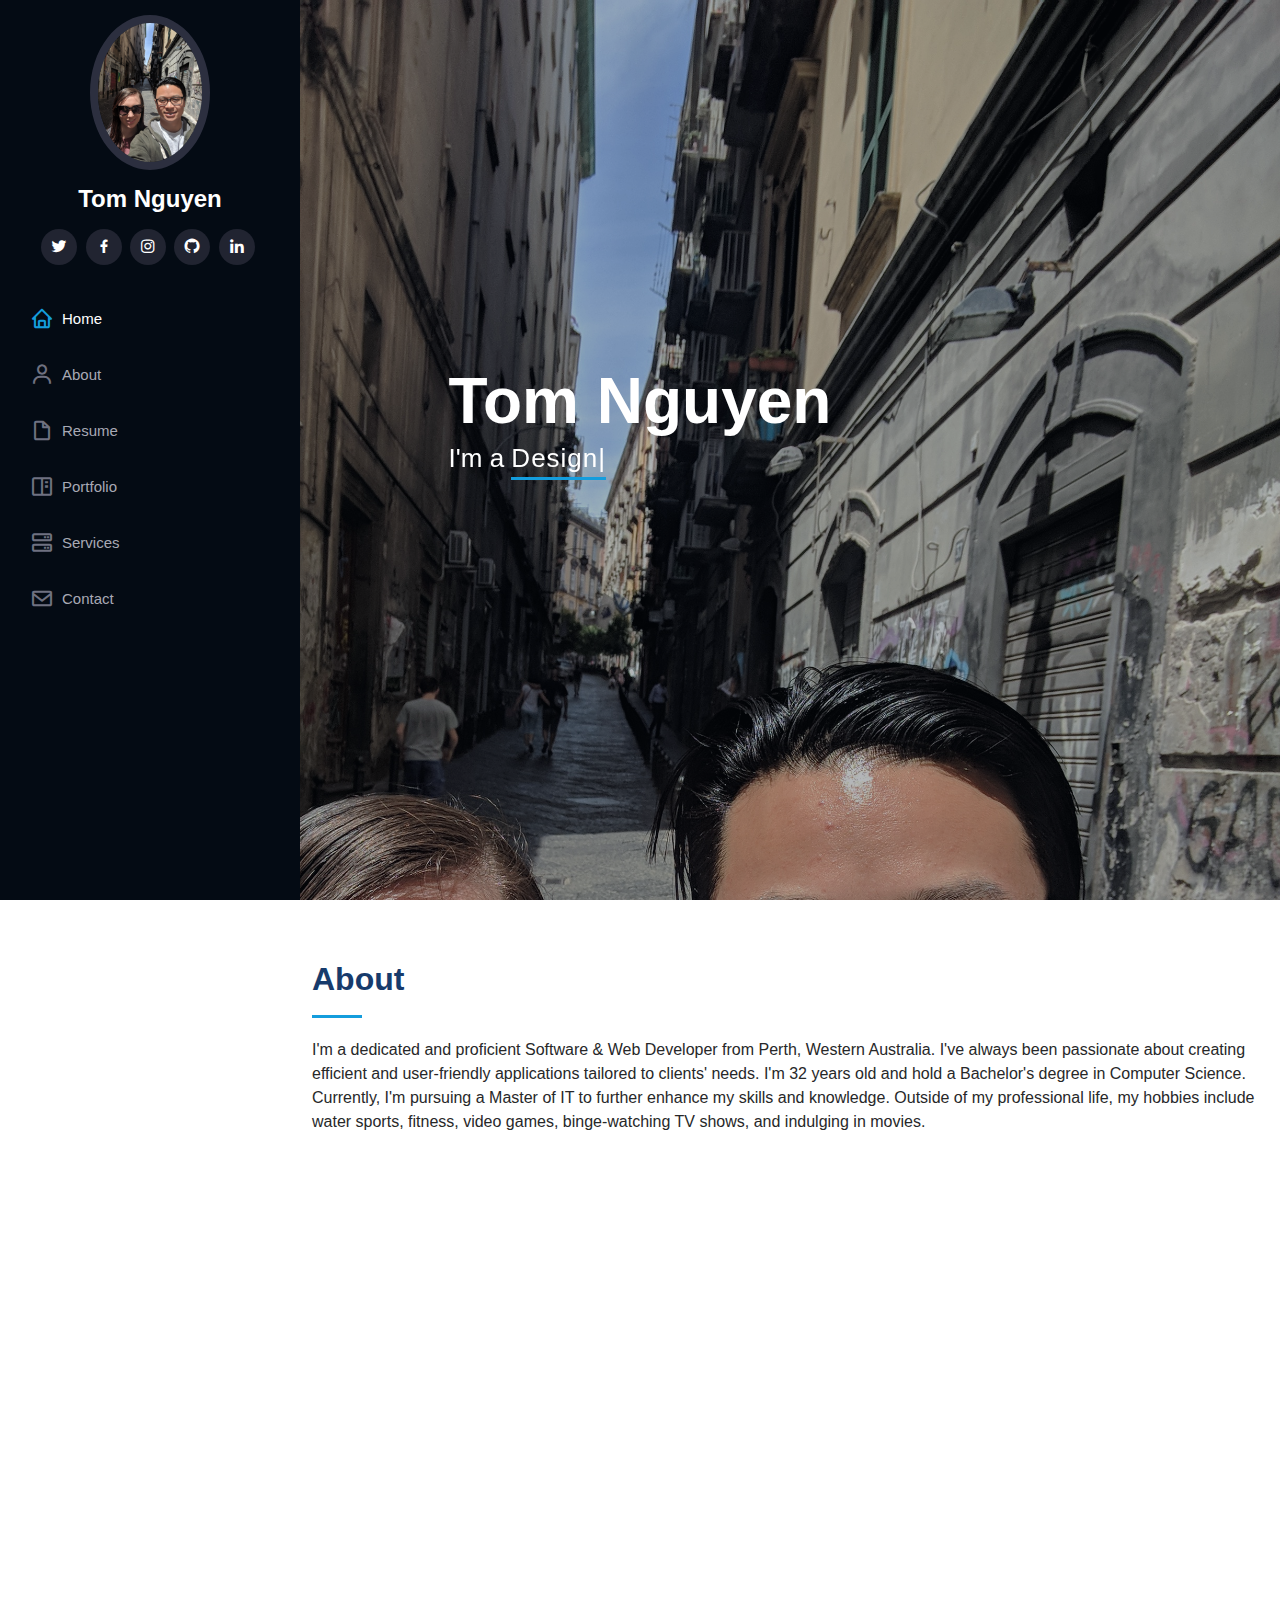
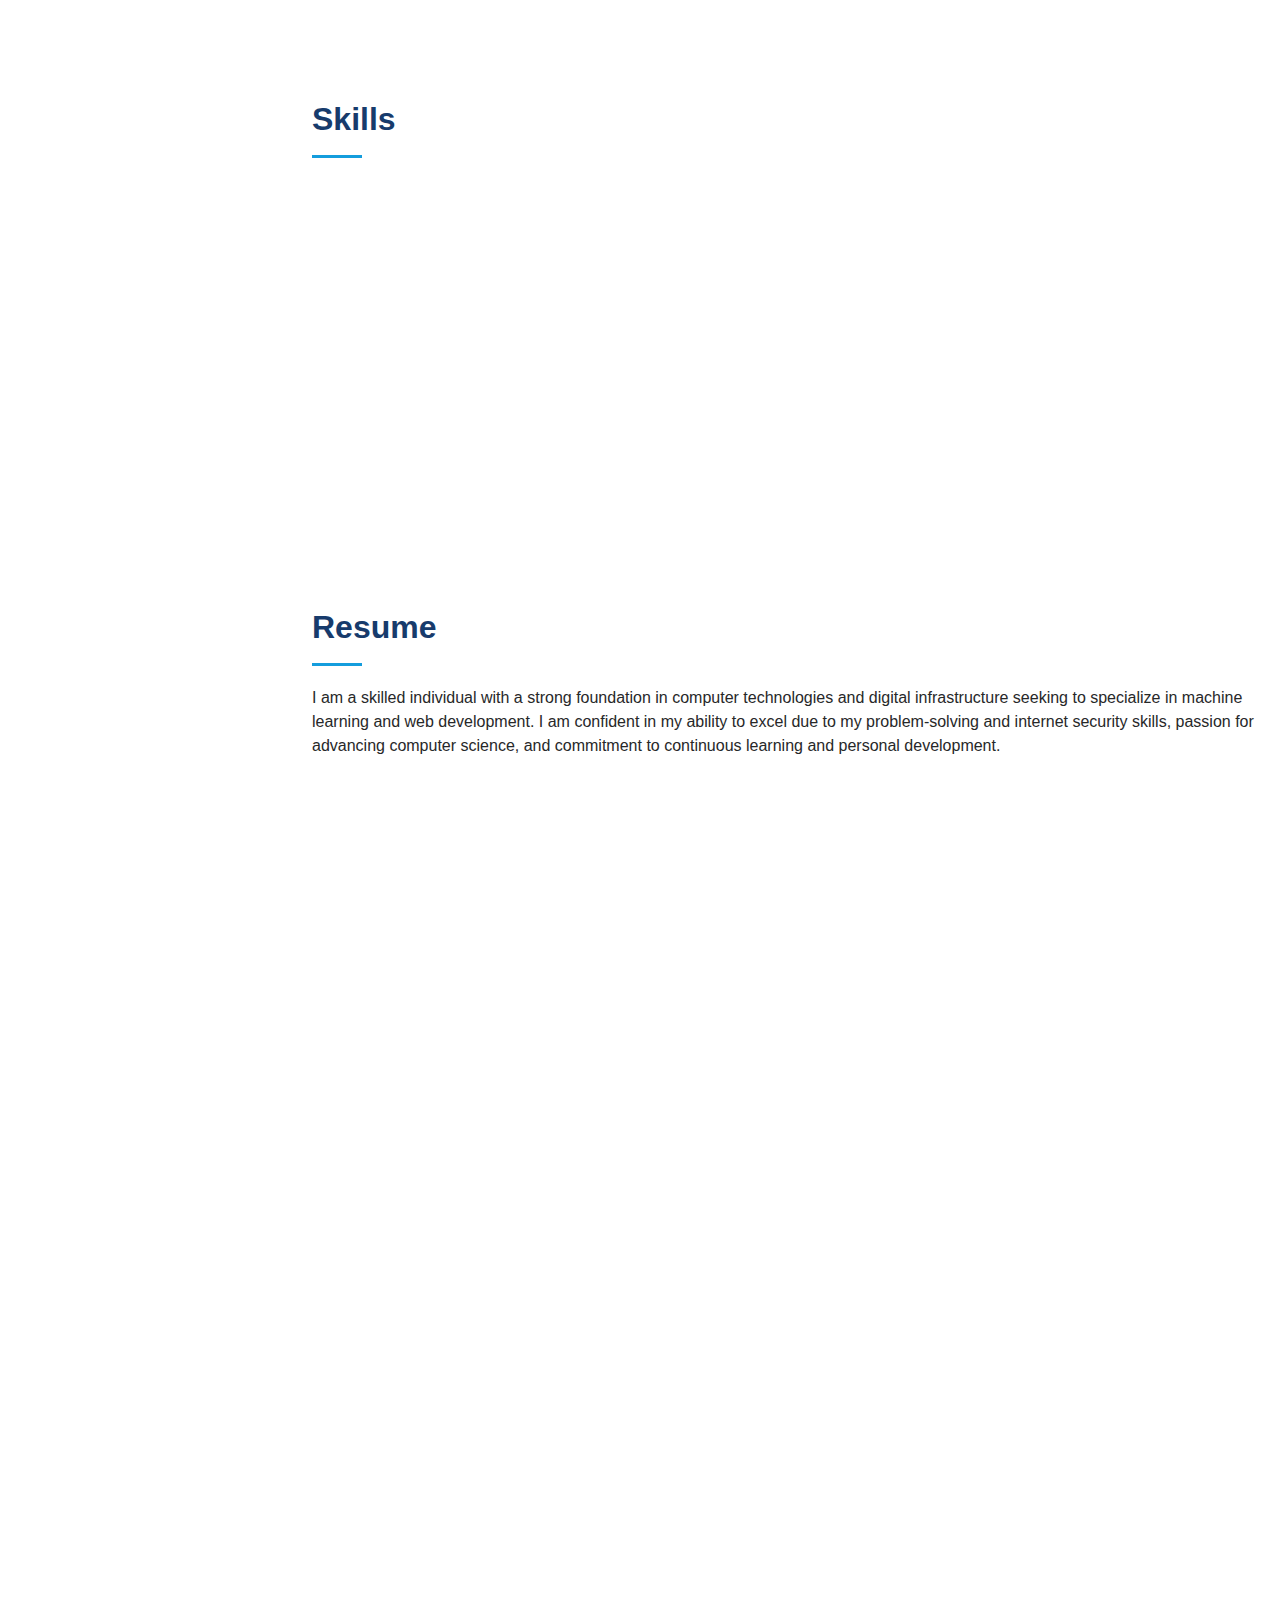
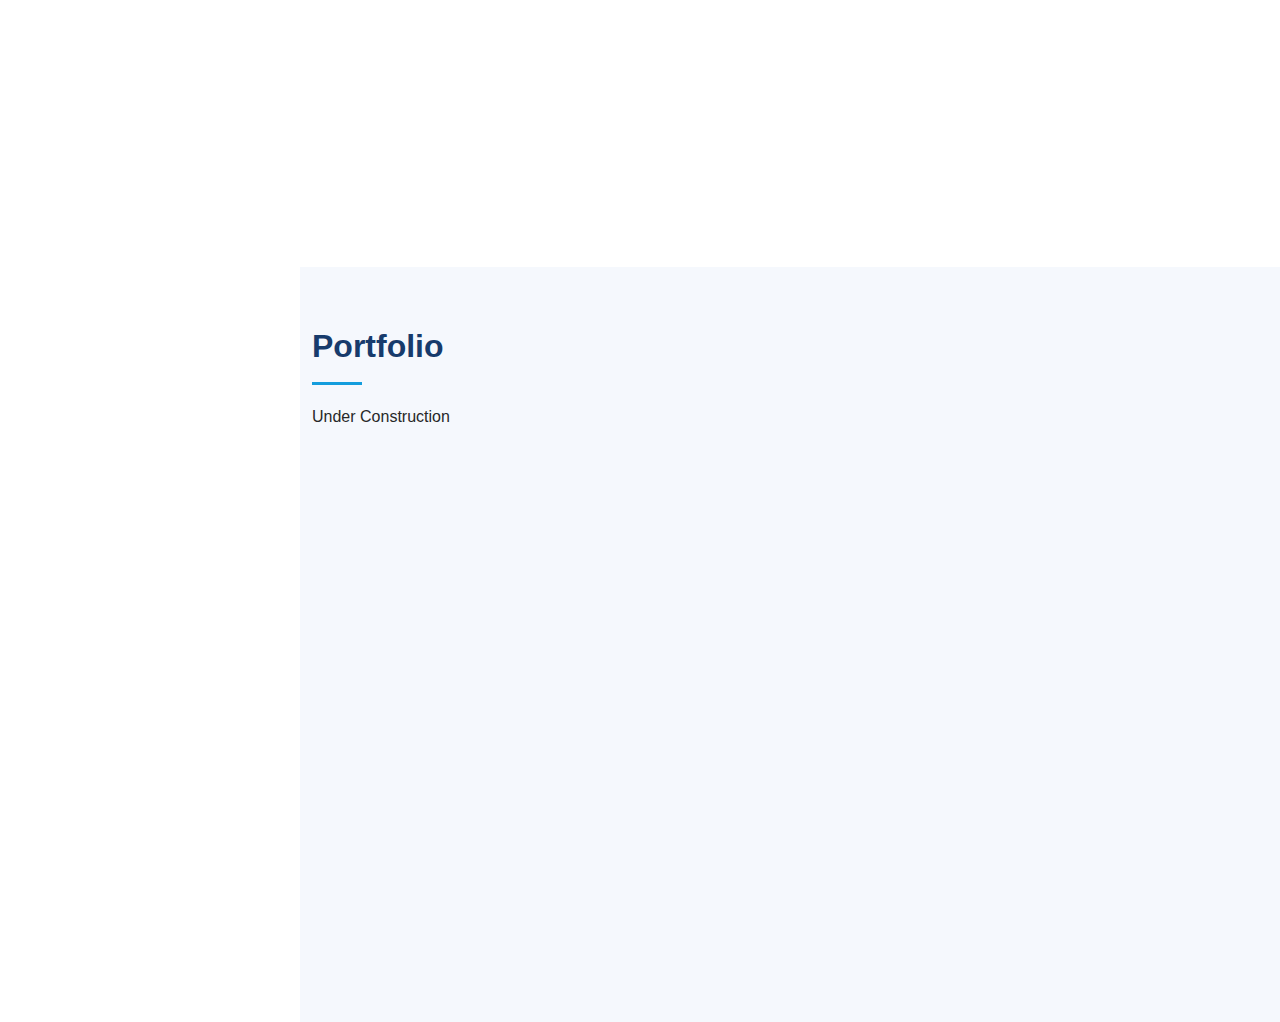
<file: index.html>
<!DOCTYPE html>
<html lang="en">
<head>
  <meta charset="UTF-8">
  <meta http-equiv="X-UA-Compatible" content="IE=edge">
  <meta name="viewport" content="width=device-width, initial-scale=1.0">
  <title>Tom Nguyen's Portfolio</title>

  <!-- Vendor CSS Files -->
  <link href="assets/vendor/aos/aos.css" rel="stylesheet">
  <link href="assets/vendor/bootstrap/css/bootstrap.min.css" rel="stylesheet">
  <link href='https://unpkg.com/boxicons@2.1.4/css/boxicons.min.css' rel='stylesheet'>
  <link href="assets/vendor/bootstrap-icons/bootstrap-icons.css" type="text/html">
  <link href="assets/vendor/glightbox/css/glightbox.min.css" rel="stylesheet">
  <link href="assets/vendor/swiper/swiper-bundle.min.css" rel="stylesheet">


  <!-- Custom CSS File -->
  <link href="assets/css/style.css" rel="stylesheet">
</head>
<body>
  <!-- ======= Header ======= -->
  <header id="header">
    <div class="d-flex flex-column">

      <div class="profile">
        <img src="assets/img/IMG_20180624_134710.jpg" alt="" class="img-fluid rounded-circle">
        <h1 class="text-light"><a href="index.html">Tom Nguyen</a></h1>
        <div class="social-links mt-3 text-center">
          <a href="https://twitter.com/tarnage619" class="twitter"><i class="bx bxl-twitter"></i></a>
          <a href="https://www.facebook.com/thanh.nguyen.16568" class="facebook"><i class="bx bxl-facebook"></i></a>
          <a href="https://www.instagram.com/tarnage1991/" class="instagram"><i class="bx bxl-instagram"></i></a>
          <a href="https://github.com/Tarnage" class="github"><i class="bx bxl-github"></i></a>
          <a href="https://www.linkedin.com/in/tom-nguyen-54215a202/" class="linkedin"><i class="bx bxl-linkedin"></i></a>
        </div>
      </div>

      <nav id="navbar" class="nav-menu navbar">
        <ul>
          <li><a href="#hero" class="nav-link scrollto active"><i class="bx bx-home"></i> <span>Home</span></a></li>
          <li><a href="#about" class="nav-link scrollto"><i class="bx bx-user"></i> <span>About</span></a></li>
          <li><a href="#resume" class="nav-link scrollto"><i class="bx bx-file-blank"></i> <span>Resume</span></a></li>
          <li><a href="#portfolio" class="nav-link scrollto"><i class="bx bx-book-content"></i> <span>Portfolio</span></a></li>
          <li><a href="#services" class="nav-link scrollto"><i class="bx bx-server"></i> <span>Services</span></a></li>
          <li><a href="#contact" class="nav-link scrollto"><i class="bx bx-envelope"></i> <span>Contact</span></a></li>
        </ul>
      </nav><!-- .nav-menu -->
    </div>
  </header><!-- End Header -->

  <!-- ======= Hero Section ======= -->
  <section id="hero" class="d-flex flex-column justify-content-center align-items-center">
    <div class="hero-container" data-aos="fade-in">
      <h1>Tom Nguyen</h1>
      <p>I'm a <span class="typed" data-typed-items="Designer, Developer"></span></p>
    </div>
  </section><!-- End Hero -->

  <main id="main">

    <!-- ======= About Section ======= -->
    <section id="about" class="about">
      <div class="container">

        <div class="section-title">
          <h2>About</h2>
          <p>I'm a dedicated and proficient Software & Web Developer from Perth, Western Australia. 
            I've always been passionate about creating efficient and user-friendly applications tailored to clients' needs. 
            I'm 32 years old and hold a Bachelor's degree in Computer Science. 
            Currently, I'm pursuing a Master of IT to further enhance my skills and knowledge. 
            Outside of my professional life, my hobbies include water sports, fitness, video games, binge-watching TV shows, and indulging in movies.</p>
        </div>

        <div class="row">
          <div class="col-lg-4" data-aos="fade-right">
            <img src="assets/img/IMG_20180624_134710.jpg" class="img-fluid" alt="">
          </div>
          <div class="col-lg-8 pt-4 pt-lg-0 content" data-aos="fade-left">
            <h3>Software &amp; Web Developer.</h3>
            <p class="fst-italic">
            </p>
            <div class="row">
              <div class="col-lg-6">
                <ul>
                  <!-- <li><i class="bi bi-chevron-right"></i> <strong>Birthday:</strong> <span>1 May 1995</span></li> -->
                  <!-- <li><i class="bi bi-chevron-right"></i> <strong>Website:</strong> <span>www.example.com</span></li> -->
                  <!-- <li><i class="bi bi-chevron-right"></i> <strong>Phone:</strong> <span>+123 456 7890</span></li> -->
                  <li><i class="bi bi-chevron-right"></i> <strong>City:</strong> <span>Perth, Western Australia</span></li>
                  <li><i class="bi bi-chevron-right"></i> <strong>Age:</strong> <span>32</span></li>
                </ul>
              </div>
              <div class="col-lg-6">
                <ul>
                  <li><i class="bi bi-chevron-right"></i> <strong>Degree:</strong> <span>Bachelors of Computer Science</span></li>
                  <!-- <li><i class="bi bi-chevron-right"></i> <strong>Email:</strong> <span>email@example.com</span></li> -->
                  <li><i class="bi bi-chevron-right"></i> <strong>Freelance:</strong> <span>Available</span></li>
                </ul>
              </div>
            </div>
            <p>
              Working with various operating systems like Linux, Windows, and Mac, 
              I've gained proficiency in programming languages such as Python, C, C++, Java, and Elixir. 
              My experience in web development includes using HTML, CSS, JavaScript, Flask, Django, and Phoenix frameworks while managing SQL and NoSQL databases. 
              I also have a solid background in deploying applications on cloud platforms like AWS, fly.io, Heroku, and Netlify.
            </p>
            <p>
              In addition to my technical skills, I'm knowledgeable about penetration testing methodologies, 
              which helps me ensure robust security for the applications I develop. I take pride in my strong leadership qualities,
              Agile development experience, and exceptional communication and interpersonal skills. 
              I truly enjoy working with diverse teams and clients, creating meaningful connections and delivering outstanding results.
            </p>
          </div>
        </div>
      </div>
    </section><!-- End About Section -->

    <!-- ======= Skills Section ======= -->
    <section id="skills" class="skills">
      <div class="container">

        <div class="section-title">
          <h2>Skills</h2>
        </div>

        <div class="row">
          <div class="col-lg-6" data-aos="fade-up">
            <ul>
              <li><i class="bi bi-chevron-right"></i> <span>Linux, Windows, Mac operating systems</span></li><br>
              <li><i class="bi bi-chevron-right"></i> <span>Python, C, C++, Java, Elixir</span></li><br>
              <li><i class="bi bi-chevron-right"></i> <span>HTML, CSS, and JavaScript</span></li><br>
              <li><i class="bi bi-chevron-right"></i> <span>Flask/Django/Phoenix web frameworks</span></li><br>
              <li><i class="bi bi-chevron-right"></i> <span>SQL and NoSQL databases</span></li><br>
              
            </ul>
          </div>

          <div class="col-lg-6" data-aos="fade-up" data-aos-delay="100">
            <ul>
              <li><i class="bi bi-chevron-right"></i> <span>AWS, fly.io, heroku, netlify web services</span></li><br>
              <li><i class="bi bi-chevron-right"></i> <span>Penetration testing methodologies</span></li><br>
              <li><i class="bi bi-chevron-right"></i> <span>Strong leadership skills to motivate individuals and team members</span></li><br>
              <li><i class="bi bi-chevron-right"></i> <span>Agile development methodologies</span></li><br>
              <li><i class="bi bi-chevron-right"></i> <span>Good communication and interpersonal skills</span></li><br>
            </ul>
        </div>

      </div>
    </section><!-- End Skills Section -->


    <!-- ======= Resume Section ======= -->
    <section id="resume" class="resume">
      <div class="container">

        <div class="section-title">
          <h2>Resume</h2>
          <p>I am a skilled individual with a strong foundation in computer technologies and digital infrastructure seeking to specialize in machine learning and web development. I am confident in my ability to excel due to my problem-solving and internet security skills, passion for advancing computer science, and commitment to continuous learning and personal development.</p>
        </div>

        <div class="row">
          <div class="col-lg-6" data-aos="fade-up">
            <h3 class="resume-title">Sumary</h3>
            <div class="resume-item pb-0">
              <h4>Tom Nguyen</h4>
              <p><em>I have a growth mindset and excel in both collaborative and independent work environments, making me well-suited for a fast-paced, technology-based consulting industry.</em></p>
              <ul>
                <li>Perth, Western Australia</li>
                <!-- <li>Phone number</li> -->
                <li><a>contact here</a></li>
              </ul>
            </div>

            <h3 class="resume-title">Education</h3>
            <!-- <div class="resume-item">
              <h4>Masters of Information Technology</h4>
              <h5>2023 - 2025</h5>
              <p><em>University of Western Australia, Perth WA</em></p>
              <p>Qui deserunt veniam. Et sed aliquam labore tempore sed quisquam iusto autem sit. Ea vero voluptatum qui ut dignissimos deleniti nerada porti sand markend</p>
            </div> -->
            <div class="resume-item">
              <h4>Bachelor of Computer Science</h4>
              <h5>2020 - 2023</h5><br>
              <h5>GPA: 6.050</h5>
              <h5>WAM: 74.50</h5>
              <p><em>University of Western Australia, Perth WA</em></p>
              <p>Studying Computer Science at UWA was both tough and rewarding. The course was practical and theory-based, which helped me understand and apply the subject well. The program included real-world projects which made the learning process engaging and useful.</p>
              <p>The course at UWA focused on research and problem-solving, which improved my skills in analysis, critical thinking, and adjusting to new tech. With many group and individual tasks, I got good at using programming languages and tools like Python, Java, C++, SQL, and Git.</p>
            </div>

          </div>
          <div class="col-lg-6" data-aos="fade-up" data-aos-delay="100">
            <h3 class="resume-title">Course Work</h3>
            <div class="resume-item">
              <h4>CITS3006 Penetration Testing</h4>
              <h5>Grade: HD</h5>
              <!-- <ul>
                <li>Lead in the design, development, and implementation of the graphic, layout, and production communication materials</li>
                <li>Delegate tasks to the 7 members of the design team and provide counsel on all aspects of the project. </li>
                <li>Supervise the assessment of all graphic materials in order to ensure quality and accuracy of the design</li>
                <li>Oversee the efficient use of production project budgets ranging from $2,000 - $25,000</li>
              </ul> -->
              <p>Identified vulnerabilities in computer systems and applied industry-standard penetration testing methods.</p>
            </div>

            <div class="resume-item">
              <h4>CITS3200 Professional Computing</h4>
              <h5>Grade: HD</h5>
              <p>Applied the Agile methodology to develop software solutions for clients with diverse needs.</p>
            </div>

            <div class="resume-item">
              <h4>CITS3403 Agile Web Development</h4>
              <h5>Grade: HD</h5>
              <p>Developed a web application using a combination of client-side and server-side technologies and following the Agile project methodology.</p>
            </div>

            <div class="resume-item">
              <h4>CITS3002 Computer Networks</h4>
              <h5>Grade: HD</h5>
              <p>Studied the physical operations of networks, including data encoding, error detection, and recovery.</p>
            </div>

            <div class="resume-item">
              <h4>CITS3003 Graphics and Animation</h4>
              <h5>Grade: D</h5>
              <p>Demonstrated a basic understanding of three-dimensional graphics systems, graphics techniques, and rendering.</p>
            </div>

            <div class="resume-item">
              <h4>CITS3401 Datawarehousing</h4>
              <h5>Grade: D</h5>
              <p>Developed key insights into data extraction from large datasets, a solid grasp of data warehousing and online analytical processing technologies, and the skills to apply these concepts in solving business data analytics problems.</p>
            </div>
          </div>
        </div>
      </div>
    </section><!-- End Resume Section -->

    <!-- ======= Portfolio Section ======= -->
    <section id="portfolio" class="portfolio section-bg">
      <div class="container">

        <div class="section-title">
          <h2>Portfolio</h2>
          <p>Under Construction</p>
        </div>

        <div class="row" data-aos="fade-up">
          <div class="col-lg-12 d-flex justify-content-center">
            <ul id="portfolio-flters">
              <li data-filter="*" class="filter-active">All</li>
              <li data-filter=".filter-app">App</li>
              <li data-filter=".filter-card">Card</li>
              <li data-filter=".filter-web">Web</li>
            </ul>
          </div>
        </div>

        <div class="row portfolio-container" data-aos="fade-up" data-aos-delay="100">

          <div class="col-lg-4 col-md-6 portfolio-item filter-app">
            <div class="portfolio-wrap">
              <img src="assets/img/portfolio/anagramcity-1.png" class="img-fluid" alt="">
              <div class="portfolio-links">
                <a href="assets/img/portfolio/anagramcity-1.png" data-gallery="portfolioGallery" class="portfolio-lightbox" title="App 1"><i class="bx bx-plus"></i></a>
                <a href="portfolio-details.html" title="More Details"><i class="bx bx-link"></i></a>
              </div>
            </div>
          </div>

        </div>

      </div>
    </section><!-- End Portfolio Section -->

  </main><!-- End #main -->

  <!-- Vendor JS Files -->
  <script src="assets/vendor/typed.js/typed.min.js"></script>
  <script src="assets/vendor/aos/aos.js"></script>
  <script src="assets/vendor/bootstrap/js/bootstrap.bundle.min.js"></script>
  <script src="assets/vendor/glightbox/js/glightbox.min.js"></script>
  <script src="assets/vendor/swiper/swiper-bundle.min.js"></script>

  <!-- Main JS File -->
  <script src="assets/js/main.js"></script>

</body>
</html>
</file>
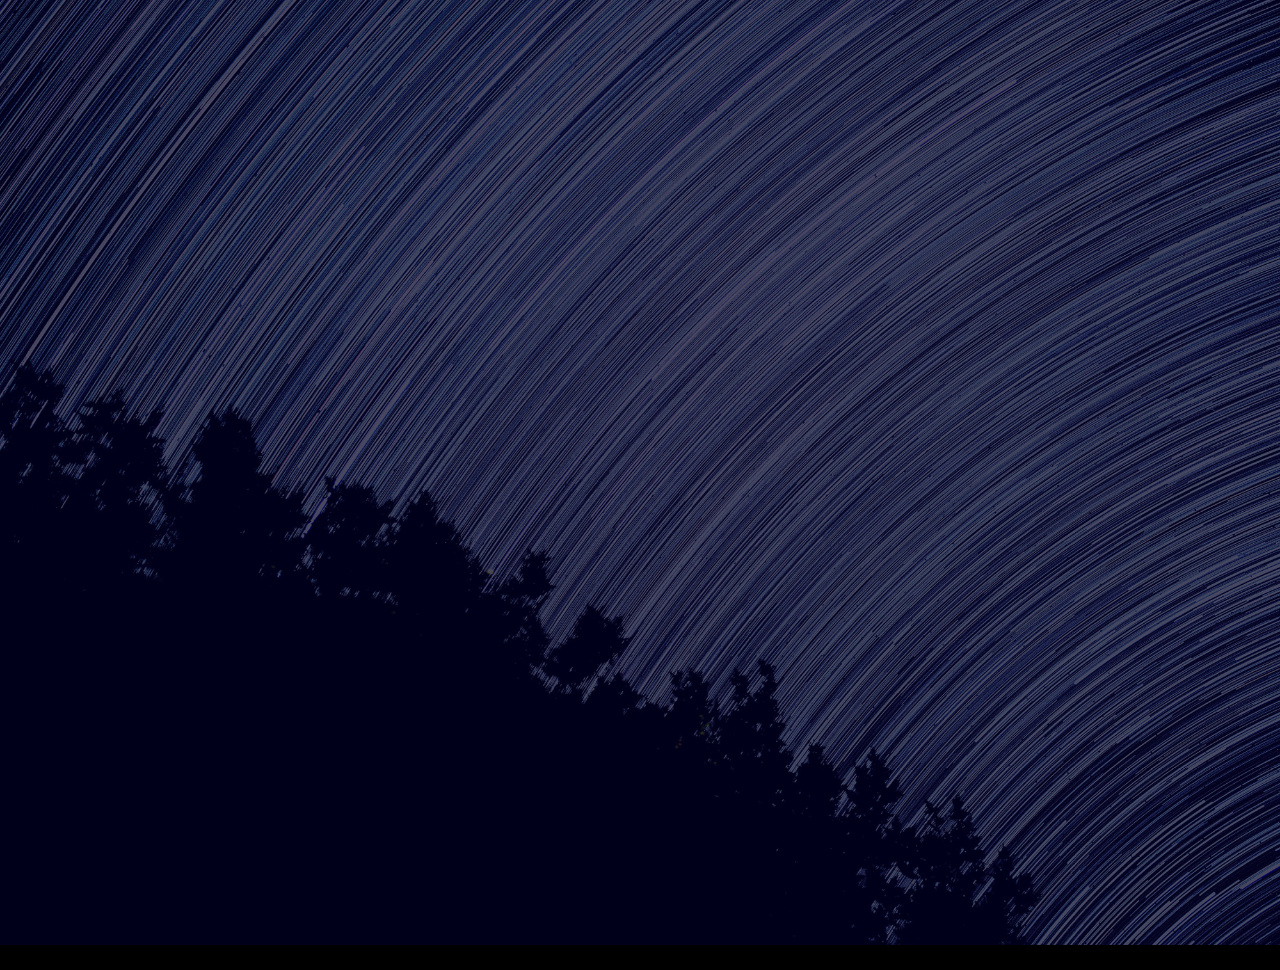
<file: portfolio-details.html>
<!doctype html>

<html lang="en">
   
   
    <head>


        <!-- META -->
        <meta charset="utf-8">
        <meta name="robots" content="noodp">
        <meta name="viewport" content="width=device-width, initial-scale=1, maximum-scale=1, user-scalable=no">

        <!-- PAGE TITLE -->
        <title>Launch - Coming Soon</title>

        <!-- FAVICON -->
        <link rel="shortcut icon" href=" comingSoonAssets/img/favicon.png">

        <!-- FONTS -->
        <link href="https://fonts.googleapis.com/css?family=Roboto:100,300,400,500,700&amp;subset=latin-ext" rel="stylesheet">

        <!-- STYLESHEETS -->
        <link rel="stylesheet" type="text/css" href=" comingSoonAssets/css/plugins.css">
        <link rel="stylesheet" type="text/css" href=" comingSoonAssets/css/main.css">


    </head>


    <body>
    
       
        <!-- PRELOADER -->
        <div class="preloader">
           
            <!-- SPINNER -->
            <div class="spinner">
             
              <div class="bounce-1"></div>
              <div class="bounce-2"></div>
              <div class="bounce-3"></div>
              
            </div>
            <!-- /SPINNER -->
            
        </div>
        <!-- /PRELOADER -->


        <!-- HERO -->
        <div class="hero">


            <!-- FRONT CONTENT -->
            <div class="front-content">


                <!-- CONTAINER MID -->
                <div class="container-mid">


                    <!-- ANIMATION CONTAINER -->
                    <div class="animation-container animation-fade-down" data-animation-delay="0">
                       
                        <img class="img-responsive logo" src=" comingSoonAssets/img/logo.png" alt="image">
                        
                    </div>
                    <!-- /ANIMATION CONTAINER -->
                    
                    
                    <!-- ANIMATION CONTAINER -->
                    <div class="animation-container animation-fade-right" data-animation-delay="300">
                        
                        <h1>We're Coming Soon..</h1>
                        
                    </div>
                    <!-- /ANIMATION CONTAINER -->
                    
                    
                    <!-- ANIMATION CONTAINER -->
                    <div class="animation-container animation-fade-left" data-animation-delay="600"> 
                       
                        <p class="subline">We're working on our new website. Join our newsletter and get notifed.</p>
                        
                    </div>
                    <!-- /ANIMATION CONTAINER -->
                    

                    <!-- ANIMATION CONTAINER -->
                    <div class="animation-container animation-fade-up" data-animation-delay="900"> 
                       
                        <div class="open-popup">Notify Me</div>
                        
                    </div>
                    <!-- /ANIMATION CONTAINER -->
                    

                </div>
                <!-- /CONTAINER MID -->


                <!-- FOOTER -->
                <div class="footer">
                    

                    <!-- ANIMATION CONTAINER -->
                    <div class="animation-container animation-fade-up" data-animation-delay="1200">
                       
                        <p>© 2017 Your Brand | Design by <a href="https://templatefoundation.com">Template Foundation</a></p>
                        
                    </div>
                    <!-- /ANIMATION CONTAINER -->
                    

                </div>
                <!-- /FOOTER -->


            </div>
            <!-- /FRONT CONTENT -->


            <!-- BACKGROUND CONTENT -->
            <div class="background-content parallax-on">

                <div class="background-overlay"></div>
                <div class="background-img layer" data-depth="0.05"></div>
                
            </div>
            <!-- /BACKGROUND CONTENT -->


        </div>
        <!-- /HERO -->
        
        
        <!-- POPUP ( SUBSCRIBE ) -->
        <div class="popup">
           
           
            <!-- CARD -->
            <div class="card">
                    
                    
                    <!-- CARD CLOSE BUTTON -->
                    <div class="close-popup close-button"></div>
                   
                    <i class="fa fa-envelope-o" aria-hidden="true"></i>
                    <h3>Sign Up</h3>
                    <p class="subline">Signing up to our newsletter gives you exclusive access to our Website Launch!</p>
                   
                    <!-- FORM -->
                    <form action=" comingSoonAssets/php/subscribe.php" method="post" class="subscribe-form">

                       
                        <input type="text" name="email" placeholder="* Enter your Email" onfocus="this.placeholder = ''" onblur="this.placeholder = '* Enter your Email'" class="email form-control">

                        <!-- PHANTOM ELEMENT ( HONEYPOT CAPTCHA FOR SECURITY ) DO NOT REMOVE -->
                        <div class="fhp-input"><input type="text" name="phone" placeholder="* Enter your phone to Subscribe!" class="email form-control"></div>
                        <!-- /PHANTOM ELEMENT ( HONEYPOT CAPTCHA FOR SECURITY ) DO NOT REMOVE -->

                        <button type="submit" class="btn btn-primary form-control">Subscribe<i class="fa fa-long-arrow-right" aria-hidden="true"></i></button>
                        
                        <!-- SUCCESS-ERROR MESSAGE -->
                        <div class="error-message">* Enter a valid Email Address!</div>
                        <div class="success-message">* Successfuly Subscribed!</div>
                        <!-- /SUCCESS-ERROR MESSAGE -->
                        

                    </form>
                    <!-- /FORM -->
                    
                
            </div>
            <!-- /CARD -->
            
            
        </div>
        <!-- /POPUP ( SUBSCRIBE ) -->


        <!-- JAVASCRIPTS -->
        <script type="text/javascript" src=" comingSoonAssets/js/plugins.js"></script>
        <script type="text/javascript" src=" comingSoonAssets/js/main.js"></script>


    </body> 
    
    
</html>
</file>
<file: assets/css/style.css>
/*--------------------------------------------------------------
# General
--------------------------------------------------------------*/
body {
  font-family: "Open Sans", sans-serif;
  color: #272829;
}

a {
  color: #149ddd;
  text-decoration: none;
}

a:hover {
  color: #37b3ed;
  text-decoration: none;
}

h1,
h2,
h3,
h4,
h5,
h6 {
  font-family: "Raleway", sans-serif;
}

/*--------------------------------------------------------------
# Back to top button
--------------------------------------------------------------*/
.back-to-top {
  position: fixed;
  visibility: hidden;
  opacity: 0;
  right: 15px;
  bottom: 15px;
  z-index: 996;
  background: #149ddd;
  width: 40px;
  height: 40px;
  border-radius: 50px;
  transition: all 0.4s;
}

.back-to-top i {
  font-size: 28px;
  color: #fff;
  line-height: 0;
}

.back-to-top:hover {
  background: #2eafec;
  color: #fff;
}

.back-to-top.active {
  visibility: visible;
  opacity: 1;
}

/*--------------------------------------------------------------
# Header
--------------------------------------------------------------*/
#header {
  position: fixed;
  top: 0;
  left: 0;
  bottom: 0;
  width: 300px;
  transition: all ease-in-out 0.5s;
  z-index: 9997;
  transition: all 0.5s;
  padding: 0 15px;
  background: #040b14;
  overflow-y: auto;
}

#header .profile img {
  margin: 15px auto;
  display: block;
  width: 120px;
  border: 8px solid #2c2f3f;
}

#header .profile h1 {
  font-size: 24px;
  margin: 0;
  padding: 0;
  font-weight: 600;
  -moz-text-align-last: center;
  text-align-last: center;
  font-family: "Poppins", sans-serif;
}

#header .profile h1 a,
#header .profile h1 a:hover {
  color: #fff;
  text-decoration: none;
}

#header .profile .social-links a {
  font-size: 18px;
  display: inline-block;
  background: #212431;
  color: #fff;
  line-height: 1;
  padding: 8px 0;
  margin-right: 4px;
  border-radius: 50%;
  text-align: center;
  width: 36px;
  height: 36px;
  transition: 0.3s;
}

#header .profile .social-links a:hover {
  background: #149ddd;
  color: #fff;
  text-decoration: none;
}

#main {
  margin-left: 300px;
}

@media (max-width: 1199px) {
  #header {
    left: -300px;
  }

  #main {
    margin-left: 0;
  }
}

/*--------------------------------------------------------------
# Navigation Menu
--------------------------------------------------------------*/
/* Desktop Navigation */
.nav-menu {
  padding: 30px 0 0 0;
}

.nav-menu * {
  margin: 0;
  padding: 0;
  list-style: none;
}

.nav-menu>ul>li {
  position: relative;
  white-space: nowrap;
}

.nav-menu a,
.nav-menu a:focus {
  display: flex;
  align-items: center;
  color: #a8a9b4;
  padding: 12px 15px;
  margin-bottom: 8px;
  transition: 0.3s;
  font-size: 15px;
}

.nav-menu a i,
.nav-menu a:focus i {
  font-size: 24px;
  padding-right: 8px;
  color: #6f7180;
}

.nav-menu a:hover,
.nav-menu .active,
.nav-menu .active:focus,
.nav-menu li:hover>a {
  text-decoration: none;
  color: #fff;
}

.nav-menu a:hover i,
.nav-menu .active i,
.nav-menu .active:focus i,
.nav-menu li:hover>a i {
  color: #149ddd;
}

/* Mobile Navigation */
.mobile-nav-toggle {
  position: fixed;
  right: 15px;
  top: 15px;
  z-index: 9998;
  border: 0;
  font-size: 24px;
  transition: all 0.4s;
  outline: none !important;
  background-color: #149ddd;
  color: #fff;
  width: 40px;
  height: 40px;
  display: inline-flex;
  align-items: center;
  justify-content: center;
  line-height: 0;
  border-radius: 50px;
  cursor: pointer;
}

.mobile-nav-active {
  overflow: hidden;
}

.mobile-nav-active #header {
  left: 0;
}

/*--------------------------------------------------------------
# Hero Section
--------------------------------------------------------------*/
#hero {
  width: 100%;
  height: 100vh;
  background: url("../img/IMG_20180624_134710.jpg") top center;
  background-size: cover;
}

#hero:before {
  content: "";
  background: rgba(5, 13, 24, 0.3);
  position: absolute;
  bottom: 0;
  top: 0;
  left: 0;
  right: 0;
  z-index: 1;
}

#hero .hero-container {
  position: relative;
  z-index: 2;
  min-width: 300px;
}

#hero h1 {
  margin: 0 0 10px 0;
  font-size: 64px;
  font-weight: 700;
  line-height: 56px;
  color: #fff;
}

#hero p {
  color: #fff;
  margin-bottom: 50px;
  font-size: 26px;
  font-family: "Poppins", sans-serif;
}

#hero p span {
  color: #fff;
  padding-bottom: 4px;
  letter-spacing: 1px;
  border-bottom: 3px solid #149ddd;
}

@media (min-width: 1024px) {
  #hero {
    background-attachment: fixed;
  }
}

@media (max-width: 768px) {
  #hero h1 {
    font-size: 28px;
    line-height: 36px;
  }

  #hero h2 {
    font-size: 18px;
    line-height: 24px;
    margin-bottom: 30px;
  }
}

/*--------------------------------------------------------------
# Sections General
--------------------------------------------------------------*/
section {
  padding: 60px 0;
  overflow: hidden;
}

.section-bg {
  background: #f5f8fd;
}

.section-title {
  padding-bottom: 30px;
}

.section-title h2 {
  font-size: 32px;
  font-weight: bold;
  margin-bottom: 20px;
  padding-bottom: 20px;
  position: relative;
  color: #173b6c;
}

.section-title h2::after {
  content: "";
  position: absolute;
  display: block;
  width: 50px;
  height: 3px;
  background: #149ddd;
  bottom: 0;
  left: 0;
}

.section-title p {
  margin-bottom: 0;
}

/*--------------------------------------------------------------
# About
--------------------------------------------------------------*/
.about .content h3 {
  font-weight: 700;
  font-size: 26px;
  color: #173b6c;
}

.about .content ul {
  list-style: none;
  padding: 0;
}

.about .content ul li {
  margin-bottom: 20px;
  display: flex;
  align-items: center;
}

.about .content ul strong {
  margin-right: 10px;
}

.about .content ul i {
  font-size: 16px;
  margin-right: 5px;
  color: #149ddd;
  line-height: 0;
}

.about .content p:last-child {
  margin-bottom: 0;
}

/*--------------------------------------------------------------
# Facts
--------------------------------------------------------------*/
.facts {
  padding-bottom: 30px;
}

.facts .count-box {
  padding: 30px;
  width: 100%;
}

.facts .count-box i {
  display: block;
  font-size: 44px;
  color: #149ddd;
  float: left;
  line-height: 0;
}

.facts .count-box span {
  font-size: 48px;
  line-height: 40px;
  display: block;
  font-weight: 700;
  color: #050d18;
  margin-left: 60px;
}

.facts .count-box p {
  padding: 15px 0 0 0;
  margin: 0 0 0 60px;
  font-family: "Raleway", sans-serif;
  font-size: 14px;
  color: #122f57;
}

.facts .count-box a {
  font-weight: 600;
  display: block;
  margin-top: 20px;
  color: #122f57;
  font-size: 15px;
  font-family: "Poppins", sans-serif;
  transition: ease-in-out 0.3s;
}

.facts .count-box a:hover {
  color: #1f5297;
}

/*--------------------------------------------------------------
# Akills
--------------------------------------------------------------*/
.skills .progress {
  height: 60px;
  display: block;
  background: none;
  border-radius: 0;
}

.skills .progress .skill {
  padding: 0;
  margin: 0 0 6px 0;
  text-transform: uppercase;
  display: block;
  font-weight: 600;
  font-family: "Poppins", sans-serif;
  color: #050d18;
}

.skills .progress .skill .val {
  float: right;
  font-style: normal;
}

.skills .progress-bar-wrap {
  background: #dce8f8;
  height: 10px;
}

.skills .progress-bar {
  width: 1px;
  height: 10px;
  transition: 0.9s;
  background-color: #149ddd;
}

/*--------------------------------------------------------------
# Resume
--------------------------------------------------------------*/
.resume .resume-title {
  font-size: 26px;
  font-weight: 700;
  margin-top: 20px;
  margin-bottom: 20px;
  color: #050d18;
}

.resume .resume-item {
  padding: 0 0 20px 20px;
  margin-top: -2px;
  border-left: 2px solid #1f5297;
  position: relative;
}

.resume .resume-item h4 {
  line-height: 18px;
  font-size: 18px;
  font-weight: 600;
  text-transform: uppercase;
  font-family: "Poppins", sans-serif;
  color: #050d18;
  margin-bottom: 10px;
}

.resume .resume-item h5 {
  font-size: 16px;
  background: #e4edf9;
  padding: 5px 15px;
  display: inline-block;
  font-weight: 600;
  margin-bottom: 10px;
}

.resume .resume-item ul {
  padding-left: 20px;
}

.resume .resume-item ul li {
  padding-bottom: 10px;
}

.resume .resume-item:last-child {
  padding-bottom: 0;
}

.resume .resume-item::before {
  content: "";
  position: absolute;
  width: 16px;
  height: 16px;
  border-radius: 50px;
  left: -9px;
  top: 0;
  background: #fff;
  border: 2px solid #1f5297;
}

/*--------------------------------------------------------------
# Portfolio
--------------------------------------------------------------*/
.portfolio .portfolio-item {
  margin-bottom: 30px;
}

.portfolio #portfolio-flters {
  padding: 0;
  margin: 0 auto 35px auto;
  list-style: none;
  text-align: center;
  background: #fff;
  border-radius: 50px;
  padding: 2px 15px;
}

.portfolio #portfolio-flters li {
  cursor: pointer;
  display: inline-block;
  padding: 10px 15px 8px 15px;
  font-size: 14px;
  font-weight: 600;
  line-height: 1;
  text-transform: uppercase;
  color: #272829;
  margin-bottom: 5px;
  transition: all 0.3s ease-in-out;
}

.portfolio #portfolio-flters li:hover,
.portfolio #portfolio-flters li.filter-active {
  color: #149ddd;
}

.portfolio #portfolio-flters li:last-child {
  margin-right: 0;
}

.portfolio .portfolio-wrap {
  transition: 0.3s;
  position: relative;
  overflow: hidden;
  z-index: 1;
}

.portfolio .portfolio-wrap::before {
  content: "";
  background: rgba(255, 255, 255, 0.5);
  position: absolute;
  left: 0;
  right: 0;
  top: 0;
  bottom: 0;
  transition: all ease-in-out 0.3s;
  z-index: 2;
  opacity: 0;
}

.portfolio .portfolio-wrap .portfolio-links {
  opacity: 1;
  left: 0;
  right: 0;
  bottom: -60px;
  z-index: 3;
  position: absolute;
  transition: all ease-in-out 0.3s;
  display: flex;
  justify-content: center;
}

.portfolio .portfolio-wrap .portfolio-links a {
  color: #fff;
  font-size: 28px;
  text-align: center;
  background: rgba(20, 157, 221, 0.75);
  transition: 0.3s;
  width: 50%;
}

.portfolio .portfolio-wrap .portfolio-links a:hover {
  background: rgba(20, 157, 221, 0.95);
}

.portfolio .portfolio-wrap .portfolio-links a+a {
  border-left: 1px solid #37b3ed;
}

.portfolio .portfolio-wrap:hover::before {
  top: 0;
  left: 0;
  right: 0;
  bottom: 0;
  opacity: 1;
}

.portfolio .portfolio-wrap:hover .portfolio-links {
  opacity: 1;
  bottom: 0;
}

/*--------------------------------------------------------------
# Portfolio Details
--------------------------------------------------------------*/
.portfolio-details {
  padding-top: 40px;
}

.portfolio-details .portfolio-details-slider img {
  width: 100%;
}

.portfolio-details .portfolio-details-slider .swiper-pagination {
  margin-top: 20px;
  position: relative;
}

.portfolio-details .portfolio-details-slider .swiper-pagination .swiper-pagination-bullet {
  width: 12px;
  height: 12px;
  background-color: #fff;
  opacity: 1;
  border: 1px solid #149ddd;
}

.portfolio-details .portfolio-details-slider .swiper-pagination .swiper-pagination-bullet-active {
  background-color: #149ddd;
}

.portfolio-details .portfolio-info {
  padding: 30px;
  box-shadow: 0px 0 30px rgba(5, 13, 24, 0.08);
}

.portfolio-details .portfolio-info h3 {
  font-size: 22px;
  font-weight: 700;
  margin-bottom: 20px;
  padding-bottom: 20px;
  border-bottom: 1px solid #eee;
}

.portfolio-details .portfolio-info ul {
  list-style: none;
  padding: 0;
  font-size: 15px;
}

.portfolio-details .portfolio-info ul li+li {
  margin-top: 10px;
}

.portfolio-details .portfolio-description {
  padding-top: 30px;
}

.portfolio-details .portfolio-description h2 {
  font-size: 26px;
  font-weight: 700;
  margin-bottom: 20px;
}

.portfolio-details .portfolio-description p {
  padding: 0;
}

/*--------------------------------------------------------------
# Services
--------------------------------------------------------------*/
.services .icon-box {
  margin-bottom: 20px;
}

.services .icon {
  float: left;
  display: flex;
  align-items: center;
  justify-content: center;
  width: 54px;
  height: 54px;
  background: #149ddd;
  border-radius: 50%;
  transition: 0.5s;
  border: 1px solid #149ddd;
}

.services .icon i {
  color: #fff;
  font-size: 24px;
  line-height: 0;
}

.services .icon-box:hover .icon {
  background: #fff;
}

.services .icon-box:hover .icon i {
  color: #149ddd;
}

.services .title {
  margin-left: 80px;
  font-weight: 700;
  margin-bottom: 15px;
  font-size: 18px;
}

.services .title a {
  color: #343a40;
}

.services .title a:hover {
  color: #149ddd;
}

.services .description {
  margin-left: 80px;
  line-height: 24px;
  font-size: 14px;
}

/*--------------------------------------------------------------
# Testimonials
--------------------------------------------------------------*/
.testimonials .testimonials-carousel,
.testimonials .testimonials-slider {
  overflow: hidden;
}

.testimonials .testimonial-item {
  box-sizing: content-box;
  text-align: center;
  min-height: 320px;
}

.testimonials .testimonial-item .testimonial-img {
  width: 90px;
  border-radius: 50%;
  margin: 0 auto;
}

.testimonials .testimonial-item h3 {
  font-size: 18px;
  font-weight: bold;
  margin: 10px 0 5px 0;
  color: #111;
}

.testimonials .testimonial-item h4 {
  font-size: 14px;
  color: #999;
  margin: 0;
}

.testimonials .testimonial-item .quote-icon-left,
.testimonials .testimonial-item .quote-icon-right {
  color: #c3e8fa;
  font-size: 26px;
}

.testimonials .testimonial-item .quote-icon-left {
  display: inline-block;
  left: -5px;
  position: relative;
}

.testimonials .testimonial-item .quote-icon-right {
  display: inline-block;
  right: -5px;
  position: relative;
  top: 10px;
}

.testimonials .testimonial-item p {
  font-style: italic;
  margin: 0 15px 15px 15px;
  padding: 20px;
  background: #fff;
  position: relative;
  margin-bottom: 35px;
  border-radius: 6px;
  box-shadow: 0px 2px 15px rgba(0, 0, 0, 0.1);
}

.testimonials .testimonial-item p::after {
  content: "";
  width: 0;
  height: 0;
  border-top: 20px solid #fff;
  border-right: 20px solid transparent;
  border-left: 20px solid transparent;
  position: absolute;
  bottom: -20px;
  left: calc(50% - 20px);
}

.testimonials .swiper-pagination {
  margin-top: 20px;
  position: relative;
}

.testimonials .swiper-pagination .swiper-pagination-bullet {
  width: 12px;
  height: 12px;
  background-color: #fff;
  opacity: 1;
  border: 1px solid #149ddd;
}

.testimonials .swiper-pagination .swiper-pagination-bullet-active {
  background-color: #149ddd;
}

/*--------------------------------------------------------------
# Contact
--------------------------------------------------------------*/
.contact {
  padding-bottom: 130px;
}

.contact .info {
  padding: 30px;
  background: #fff;
  width: 100%;
  box-shadow: 0 0 24px 0 rgba(0, 0, 0, 0.12);
}

.contact .info i {
  font-size: 20px;
  color: #149ddd;
  float: left;
  width: 44px;
  height: 44px;
  background: #dff3fc;
  display: flex;
  justify-content: center;
  align-items: center;
  border-radius: 50px;
  transition: all 0.3s ease-in-out;
}

.contact .info h4 {
  padding: 0 0 0 60px;
  font-size: 22px;
  font-weight: 600;
  margin-bottom: 5px;
  color: #050d18;
}

.contact .info p {
  padding: 0 0 10px 60px;
  margin-bottom: 20px;
  font-size: 14px;
  color: #173b6c;
}

.contact .info .email p {
  padding-top: 5px;
}

.contact .info .social-links {
  padding-left: 60px;
}

.contact .info .social-links a {
  font-size: 18px;
  display: inline-block;
  background: #333;
  color: #fff;
  line-height: 1;
  padding: 8px 0;
  border-radius: 50%;
  text-align: center;
  width: 36px;
  height: 36px;
  transition: 0.3s;
  margin-right: 10px;
}

.contact .info .social-links a:hover {
  background: #149ddd;
  color: #fff;
}

.contact .info .email:hover i,
.contact .info .address:hover i,
.contact .info .phone:hover i {
  background: #149ddd;
  color: #fff;
}

.contact .php-email-form {
  width: 100%;
  padding: 30px;
  background: #fff;
  box-shadow: 0 0 24px 0 rgba(0, 0, 0, 0.12);
}

.contact .php-email-form .form-group {
  padding-bottom: 8px;
}

.contact .php-email-form .validate {
  display: none;
  color: red;
  margin: 0 0 15px 0;
  font-weight: 400;
  font-size: 13px;
}

.contact .php-email-form .error-message {
  display: none;
  color: #fff;
  background: #ed3c0d;
  text-align: left;
  padding: 15px;
  font-weight: 600;
}

.contact .php-email-form .error-message br+br {
  margin-top: 25px;
}

.contact .php-email-form .sent-message {
  display: none;
  color: #fff;
  background: #18d26e;
  text-align: center;
  padding: 15px;
  font-weight: 600;
}

.contact .php-email-form .loading {
  display: none;
  background: #fff;
  text-align: center;
  padding: 15px;
}

.contact .php-email-form .loading:before {
  content: "";
  display: inline-block;
  border-radius: 50%;
  width: 24px;
  height: 24px;
  margin: 0 10px -6px 0;
  border: 3px solid #18d26e;
  border-top-color: #eee;
  -webkit-animation: animate-loading 1s linear infinite;
  animation: animate-loading 1s linear infinite;
}

.contact .php-email-form .form-group {
  margin-bottom: 15px;
}

.contact .php-email-form label {
  padding-bottom: 8px;
}

.contact .php-email-form input,
.contact .php-email-form textarea {
  border-radius: 0;
  box-shadow: none;
  font-size: 14px;
}

.contact .php-email-form input {
  height: 44px;
}

.contact .php-email-form textarea {
  padding: 10px 15px;
}

.contact .php-email-form button[type=submit] {
  background: #149ddd;
  border: 0;
  padding: 10px 24px;
  color: #fff;
  transition: 0.4s;
  border-radius: 4px;
}

.contact .php-email-form button[type=submit]:hover {
  background: #37b3ed;
}

@-webkit-keyframes animate-loading {
  0% {
    transform: rotate(0deg);
  }

  100% {
    transform: rotate(360deg);
  }
}

@keyframes animate-loading {
  0% {
    transform: rotate(0deg);
  }

  100% {
    transform: rotate(360deg);
  }
}

/*--------------------------------------------------------------
# Breadcrumbs
--------------------------------------------------------------*/
.breadcrumbs {
  padding: 20px 0;
  background: #f9f9f9;
}

.breadcrumbs h2 {
  font-size: 26px;
  font-weight: 300;
}

.breadcrumbs ol {
  display: flex;
  flex-wrap: wrap;
  list-style: none;
  padding: 0;
  margin: 0;
  font-size: 15px;
}

.breadcrumbs ol li+li {
  padding-left: 10px;
}

.breadcrumbs ol li+li::before {
  display: inline-block;
  padding-right: 10px;
  color: #0e2442;
  content: "/";
}

@media (max-width: 768px) {
  .breadcrumbs .d-flex {
    display: block !important;
  }

  .breadcrumbs ol {
    display: block;
  }

  .breadcrumbs ol li {
    display: inline-block;
  }
}

/*--------------------------------------------------------------
# Footer
--------------------------------------------------------------*/
#footer {
  padding: 15px;
  color: #f4f6fd;
  font-size: 14px;
  position: fixed;
  left: 0;
  bottom: 0;
  width: 300px;
  z-index: 9999;
  background: #040b14;
}

#footer .copyright {
  text-align: center;
}

#footer .credits {
  padding-top: 5px;
  text-align: center;
  font-size: 13px;
  color: #eaebf0;
}

@media (max-width: 1199px) {
  #footer {
    position: static;
    width: auto;
    padding-right: 20px 15px;
  }
}
</file>
<file: comingSoonAssets/css/main.css>
/******************************************************************


	------------------------
	-- TABLE OF CONTENTS --
	------------------------
	
	--  1. Basic
	--  2. Preloader
    --  3. Hero
    --  4. Hero --> Front Content
    --  5. Hero --> Background Content
    --  6. Popup Subscribe
 
 
 ******************************************************************/




/** 1. Basic
*******************************************************************/

html
{
    font-size: 10px !important;
}

body
{
    font-family: 'Roboto', sans-serif;
    font-weight: 300;
    font-style: normal;

    overflow: hidden;

    color: #fff;
    background: #000;

    -webkit-font-smoothing: antialiased;
}

h1,
h2,
h3,
h4,
h5,
h6,
p,
a
{
    font-family: 'Roboto', sans-serif;
    font-weight: normal;

    color: #fff;
}

h1
{
    font-size: 6rem;
}

h2
{
    font-size: 5rem;
}

h3
{
    font-size: 4rem;
}

h4
{
    font-size: 3rem;
}

h5
{
    font-size: 2rem;
}

h6
{
    font-size: 1.8rem;
}

p
{
    font-size: 1.4rem;
}

a,
a:hover,
a:focus
{
    cursor: pointer;
    -webkit-transition: all 300ms ease;
         -o-transition: all 300ms ease;
            transition: all 300ms ease;
    text-decoration: none;
}

a:hover
{
    color: #fff;
}

@media (max-width:700px)
{
    html
    {
        font-size: 8px !important;
    }
}

@media (max-width:500px)
{
    html
    {
        font-size: 6px !important;
    }
}

@media (max-width:350px)
{
    html
    {
        font-size: 5px !important;
    }
}

@media (orientation:landscape) and (max-height:420px)
{
    html
    {
        font-size: 8px !important;
    }
}



/** 2. Preloader
*******************************************************************/

.preloader
{
    position: fixed;
    z-index: 100000;
    top: 0;
    left: 0;

    width: 100%;
    height: 100%;

    background: #2707eb;
}

.preloader.preloader-hidden
{
    height: 0;
    
    -webkit-transition: .5s ease .3s;
         -o-transition: .5s ease .3s;
            transition: .5s ease .3s;
}

.preloader .spinner
{
    position: absolute;
    top: 50%;

    width: 100%;

    -webkit-transform: translateY(-50%);
        -ms-transform: translateY(-50%);
            transform: translateY(-50%);
    text-align: center;
    opacity: 1;
}

.preloader.preloader-hidden .spinner
{
    opacity: 0;
    
    -webkit-transition: .3s ease;
         -o-transition: .3s ease;
            transition: .3s ease;
}

.preloader .spinner > div
{
    display: inline-block;

    width: 18px;
    height: 18px;
    margin: 0 6px;

    -webkit-animation: spinner-bounce 1.4s infinite ease-in-out both;
            animation: spinner-bounce 1.4s infinite ease-in-out both;

    border-radius: 100%;
    background-color: #fff;
}

.preloader .spinner .bounce-1
{
    -webkit-animation-delay: -.32s;
            animation-delay: -.32s;
}

.preloader .spinner .bounce-2
{
    -webkit-animation-delay: -.16s;
            animation-delay: -.16s;
}

@-webkit-keyframes spinner-bounce
{
    0%,
    80%,
    100%
    {
        -webkit-transform: scale(0);
    }
    40%
    {
        -webkit-transform: scale(1.0);
    }
}

@keyframes spinner-bounce
{
    0%,
    80%,
    100%
    {
        -webkit-transform: scale(0);
                transform: scale(0);
    }

    40%
    {
        -webkit-transform: scale(1.0);
                transform: scale(1.0);
    }
}



/** 3. Hero
*******************************************************************/

.hero
{
    position: absolute;
    z-index: 1;
    top: 0;
    left: 0;

    width: 100%;
    height: 100%;
}

.hero .animation-container
{
    -webkit-transition: .5s ease;
         -o-transition: .5s ease;
            transition: .5s ease;
}

.hero .animation-container.animation-fade
{
    opacity: 0;
}

.hero .animation-container.animation-fade.run-animation
{
    opacity: 1;
}

.hero .animation-container.animation-fade-up
{
    -webkit-transform: translateY(10vh);
        -ms-transform: translateY(10vh);
            transform: translateY(10vh);

    opacity: 0;
}

.hero .animation-container.animation-fade-up.run-animation
{
    -webkit-transform: translateY(0);
        -ms-transform: translateY(0);
            transform: translateY(0);

    opacity: 1;
}

.hero .animation-container.animation-fade-down
{
    -webkit-transform: translateY(-10vh);
        -ms-transform: translateY(-10vh);
            transform: translateY(-10vh);

    opacity: 0;
}

.hero .animation-container.animation-fade-down.run-animation
{
    -webkit-transform: translateY(0);
        -ms-transform: translateY(0);
            transform: translateY(0);

    opacity: 1;
}

.hero .animation-container.animation-fade-left
{
    -webkit-transform: translateX(10vh);
        -ms-transform: translateX(10vh);
            transform: translateX(10vh);

    opacity: 0;
}

.hero .animation-container.animation-fade-left.run-animation
{
    -webkit-transform: translateX(0);
        -ms-transform: translateX(0);
            transform: translateX(0);

    opacity: 1;
}

.hero .animation-container.animation-fade-right
{
    -webkit-transform: translateX(-10vh);
        -ms-transform: translateX(-10vh);
            transform: translateX(-10vh);

    opacity: 0;
}

.hero .animation-container.animation-fade-right.run-animation
{
    -webkit-transform: translateX(0);
        -ms-transform: translateX(0);
            transform: translateX(0);

    opacity: 1;
}



/** 4. Hero --> Front Content 
*******************************************************************/

.hero .front-content
{
    position: absolute;
    z-index: 2;
    top: 0;
    left: 0;

    width: 100%;
    height: 100%;
}

.hero .front-content .container-mid
{
    position: absolute;
    top: 50%;
    left: 0;

    width: 100%;

    -webkit-transform: translateY(-50%);
        -ms-transform: translateY(-50%);
            transform: translateY(-50%);
    text-align: center;
}

.hero .front-content .container-mid img.logo
{
    display: block;

    margin: 0 auto;
}

.hero .front-content .container-mid h1
{
    font-weight: bold;
    line-height: 1.1em;

    margin-top: .5em;
    margin-bottom: .46em;

    letter-spacing: .025em;
}

.hero .front-content .container-mid p.subline
{
    font-size: 3rem;
    line-height: 1.4em;

    max-width: 18em;
    margin-right: auto;
    margin-bottom: 1.3em;
    margin-left: auto;

    letter-spacing: .025em;
}

.hero .front-content .container-mid .open-popup
{
    font-size: 2.2rem;
    font-weight: 500;
    line-height: 2.6em;

    position: relative;

    display: inline-block;
    overflow: hidden;

    padding: 0 2.6em;

    cursor: pointer;
    -webkit-transition: all .1s linear;
         -o-transition: all .1s linear;
            transition: all .1s linear;
    letter-spacing: .025em;

    color: #fff;
    border: 3px solid #fff;
    border-radius: 4em;
    background: none;
}

.hero .front-content .container-mid .open-popup:hover
{
    color: #111;
    background: #fff;
}

.hero .front-content .footer
{
    position: absolute;
    bottom: 10px;

    width: 100%;

    text-align: center;
}

.hero .front-content .footer p
{
    font-size: 1.3rem;

    letter-spacing: .025em;

    opacity: .85;
}

.hero .front-content .footer p a
{
    font-weight: bold;
}

@media (orientation:landscape) and (max-height:420px)
{
    .hero .front-content .footer
    {
        display: none;
    }
}



/** 5. Hero --> Background Content 
*******************************************************************/

.hero .background-content
{
    position: absolute;
    z-index: 1;
    top: 0;
    left: 0;

    width: 100%;
    height: 100%;
}

.hero .background-content.parallax-on
{
    position: absolute;
    z-index: 1;
    top: 50%;
    left: 50%;

    width: 110%;
    height: 110%;

    -webkit-transform: translate3d(-50%, -50%, 0px) !important;
            transform: translate3d(-50%, -50%, 0px) !important;
}

.hero .background-content .background-overlay
{
    position: absolute;
    z-index: 50;
    top: 0;
    left: 0;

    width: 100%;
    height: 100%;

    opacity: .7;
    background: #020026;
}

.hero .background-content .background-img
{
    position: absolute;
    z-index: 1;
    top: 0;
    left: 0;

    width: 100%;
    height: 100%;

    background: url(../img/background.jpg);
    background-repeat: no-repeat;
    background-size: cover;
}


/** 6. Popup Subscribe
*******************************************************************/

.popup
{
    position: fixed;
    z-index: -100;
    top: 0;
    left: 0;

    overflow-y: auto;

    width: 100%;
    height: 100%;

    -webkit-transition: .3s ease;
         -o-transition: .3s ease;
            transition: .3s ease;
    pointer-events: none;

    opacity: 0;
    background: rgba(5,5,5,.5);
}

.popup.show
{
    z-index: 100;

    pointer-events: all;

    opacity: 1;
}

.popup .backface
{
    position: absolute;
    z-index: 0;
    top: 0;
    left: 0;

    width: 100%;
    height: 100%;
}

.popup .card
{
    position: relative;
    z-index: 5;
    top: 60%;
    left: 50%;

    max-width: 410px;
    padding: 90px 46px;

    -webkit-transform: translate(-50%,-50%);
        -ms-transform: translate(-50%,-50%);
            transform: translate(-50%,-50%);
    text-align: center;

    opacity: 0;
    border: 5px solid #fff;
    background: red;
    background-image: url(../img/card-background.jpg);
    background-position: center;
    background-size: cover;
}

.popup.show .card
{
    top: 50%;

    -webkit-transition: .4s ease;
         -o-transition: .4s ease;
            transition: .4s ease;

    opacity: 1;
}

.popup .card:after
{
    position: absolute;
    z-index: -2;
    top: 0;
    left: 0;

    width: 100%;
    height: 100%;

    content: '';

    opacity: .4;
    background: #111;
}

.popup .card .close-button
{
    position: absolute;
    top: 15px;
    right: 15px;

    width: 20px;
    height: 20px;

    cursor: pointer;
}

.popup .card .close-button:before
{
    position: absolute;
    top: 50%;
    left: 0;

    width: 100%;
    height: 2px;

    content: '';
    -webkit-transform: rotate(45deg);
        -ms-transform: rotate(45deg);
            transform: rotate(45deg);

    background: #fff;
}

.popup .card .close-button:after
{
    position: absolute;
    top: 50%;
    left: 0;

    width: 100%;
    height: 2px;

    content: '';
    -webkit-transform: rotate(-45deg);
        -ms-transform: rotate(-45deg);
            transform: rotate(-45deg);

    background: #fff;
}

.popup .card i
{
    font-size: 6rem;
}

.popup .card h3
{
    margin-top: .5em;
    margin-bottom: .8em;
}

.popup .card p.subline
{
    font-size: 1.6rem;

    max-width: 19em;
    margin-right: auto;
    margin-bottom: 2.4em;
    margin-left: auto;

    letter-spacing: .025em;
}


.popup .card .subscribe-form
{
    position: relative;

    width: 100%;
}

.popup .card .subscribe-form .fhp-input
{
    display: none;

    pointer-events: none;

    opacity: 0;
}

.popup .card .subscribe-form input
{
    font-size: 1.6rem;
    font-weight: 400;
    line-height: 3.2em;

    display: block;

    height: 3.2em;
    margin-bottom: 20px;

    text-align: center;
    letter-spacing: .03em;

    border: none;
    border-radius: 6px;
    outline: none !important;
    background: #fff;
    -webkit-box-shadow: none;
            box-shadow: none;
}

.popup .card .subscribe-form button
{
    font-size: 1.6rem;
    font-weight: 400;
    line-height: 3.2em !important;

    position: relative;

    display: block;

    height: 3.2em;
    padding: 0;

    -webkit-transition: .1s ease;
         -o-transition: .1s ease;
            transition: .1s ease;
    text-align: center;
    letter-spacing: .03em;

    border: none;
    border-radius: 6px;
    outline: none !important;
    background: #2707eb;
    -webkit-box-shadow: none !important;
            box-shadow: none !important;
}

.popup .card .subscribe-form button[disabled]
{
    cursor: not-allowed;

    opacity: 1;

    filter: alpha(opacity=100);
}

.popup .card .subscribe-form button span
{
    font-size: inherit;
    line-height: inherit;

    position: absolute;
    z-index: 100;
    top: 0;
    left: 0;

    width: 100%;

    text-align: center;

    color: #fff !important;
    border: none !important;
    outline: none !important;
}

.popup .card .subscribe-form button i
{
    font-size: 1.4em;
    line-height: inherit;

    position: absolute;
    z-index: 100;
    top: 0;
    right: 5%;

    width: auto;

    -webkit-transform: translateX(-15px);
        -ms-transform: translateX(-15px);
            transform: translateX(-15px);
    text-align: center;

    opacity: 0;
    color: #fff !important;
}

.popup .card .subscribe-form button:hover i
{
    -webkit-transform: translateX(0);
        -ms-transform: translateX(0);
            transform: translateX(0);

    opacity: 1;
}

.popup .card .subscribe-form button[disabled] i
{
    display: none !important;
}

.popup .card .subscribe-form .error-message,
.popup .card .subscribe-form .success-message
{
    font-weight: 500;

    position: absolute;
    bottom: -36px;
    left: 0;

    width: 100%;

    text-align: center;
    letter-spacing: .02em;

    opacity: 0;
}

.popup .card .subscribe-form.form-error .error-message,
.popup .card .subscribe-form.form-success .success-message
{
    -webkit-transition: .3s ease;
         -o-transition: .3s ease;
            transition: .3s ease;

    opacity: 1;
}

.popup .card .subscribe-form.form-success .success-message
{
    -webkit-animation-name: form_success_animation;
            animation-name: form_success_animation;
    -webkit-animation-duration: 1s;
            animation-duration: 1s;

    color: lawngreen;
}

.popup .card .subscribe-form.form-error .error-message
{
    -webkit-animation-name: form_error_animation;
            animation-name: form_error_animation;
    -webkit-animation-duration: 1s;
            animation-duration: 1s;

    color: red;
}

@-webkit-keyframes form_success_animation
{
    from
    {
        -webkit-transform: scale3d(1, 1, 1);
                transform: scale3d(1, 1, 1);
    }

    50%
    {
        -webkit-transform: scale3d(1.08, 1.08, 1.08);
                transform: scale3d(1.08, 1.08, 1.08);
    }

    to
    {
        -webkit-transform: scale3d(1, 1, 1);
                transform: scale3d(1, 1, 1);
    }
}

@keyframes form_success_animation
{
    from
    {
        -webkit-transform: scale3d(1, 1, 1);
                transform: scale3d(1, 1, 1);
    }

    50%
    {
        -webkit-transform: scale3d(1.08, 1.08, 1.08);
                transform: scale3d(1.08, 1.08, 1.08);
    }

    to
    {
        -webkit-transform: scale3d(1, 1, 1);
                transform: scale3d(1, 1, 1);
    }
}

@-webkit-keyframes form_error_animation
{
    from
    {
        -webkit-transform: none;
                transform: none;
    }

    15%
    {
        -webkit-transform: translate3d(-10%, 0, 0) rotate3d(0, 0, 1, -5deg);
                transform: translate3d(-10%, 0, 0) rotate3d(0, 0, 1, -5deg);
    }

    30%
    {
        -webkit-transform: translate3d(8%, 0, 0) rotate3d(0, 0, 1, 3deg);
                transform: translate3d(8%, 0, 0) rotate3d(0, 0, 1, 3deg);
    }

    45%
    {
        -webkit-transform: translate3d(-6%, 0, 0) rotate3d(0, 0, 1, -3deg);
                transform: translate3d(-6%, 0, 0) rotate3d(0, 0, 1, -3deg);
    }

    60%
    {
        -webkit-transform: translate3d(4%, 0, 0) rotate3d(0, 0, 1, 2deg);
                transform: translate3d(4%, 0, 0) rotate3d(0, 0, 1, 2deg);
    }

    75%
    {
        -webkit-transform: translate3d(-2%, 0, 0) rotate3d(0, 0, 1, -1deg);
                transform: translate3d(-2%, 0, 0) rotate3d(0, 0, 1, -1deg);
    }

    to
    {
        -webkit-transform: none;
                transform: none;
    }
}

@keyframes form_error_animation
{
    from
    {
        -webkit-transform: none;
                transform: none;
    }

    15%
    {
        -webkit-transform: translate3d(-10%, 0, 0) rotate3d(0, 0, 1, -5deg);
                transform: translate3d(-10%, 0, 0) rotate3d(0, 0, 1, -5deg);
    }

    30%
    {
        -webkit-transform: translate3d(8%, 0, 0) rotate3d(0, 0, 1, 3deg);
                transform: translate3d(8%, 0, 0) rotate3d(0, 0, 1, 3deg);
    }

    45%
    {
        -webkit-transform: translate3d(-6%, 0, 0) rotate3d(0, 0, 1, -3deg);
                transform: translate3d(-6%, 0, 0) rotate3d(0, 0, 1, -3deg);
    }

    60%
    {
        -webkit-transform: translate3d(4%, 0, 0) rotate3d(0, 0, 1, 2deg);
                transform: translate3d(4%, 0, 0) rotate3d(0, 0, 1, 2deg);
    }

    75%
    {
        -webkit-transform: translate3d(-2%, 0, 0) rotate3d(0, 0, 1, -1deg);
                transform: translate3d(-2%, 0, 0) rotate3d(0, 0, 1, -1deg);
    }

    to
    {
        -webkit-transform: none;
                transform: none;
    }
}

@media (orientation:landscape) and (max-height:420px)
{
    .popup .card
    {
        -webkit-transform: translate(-50%,0%);
            -ms-transform: translate(-50%,0%);
                transform: translate(-50%,0%);
    }

    .popup.show .card
    {
        top: 0;
    }
}
</file>
